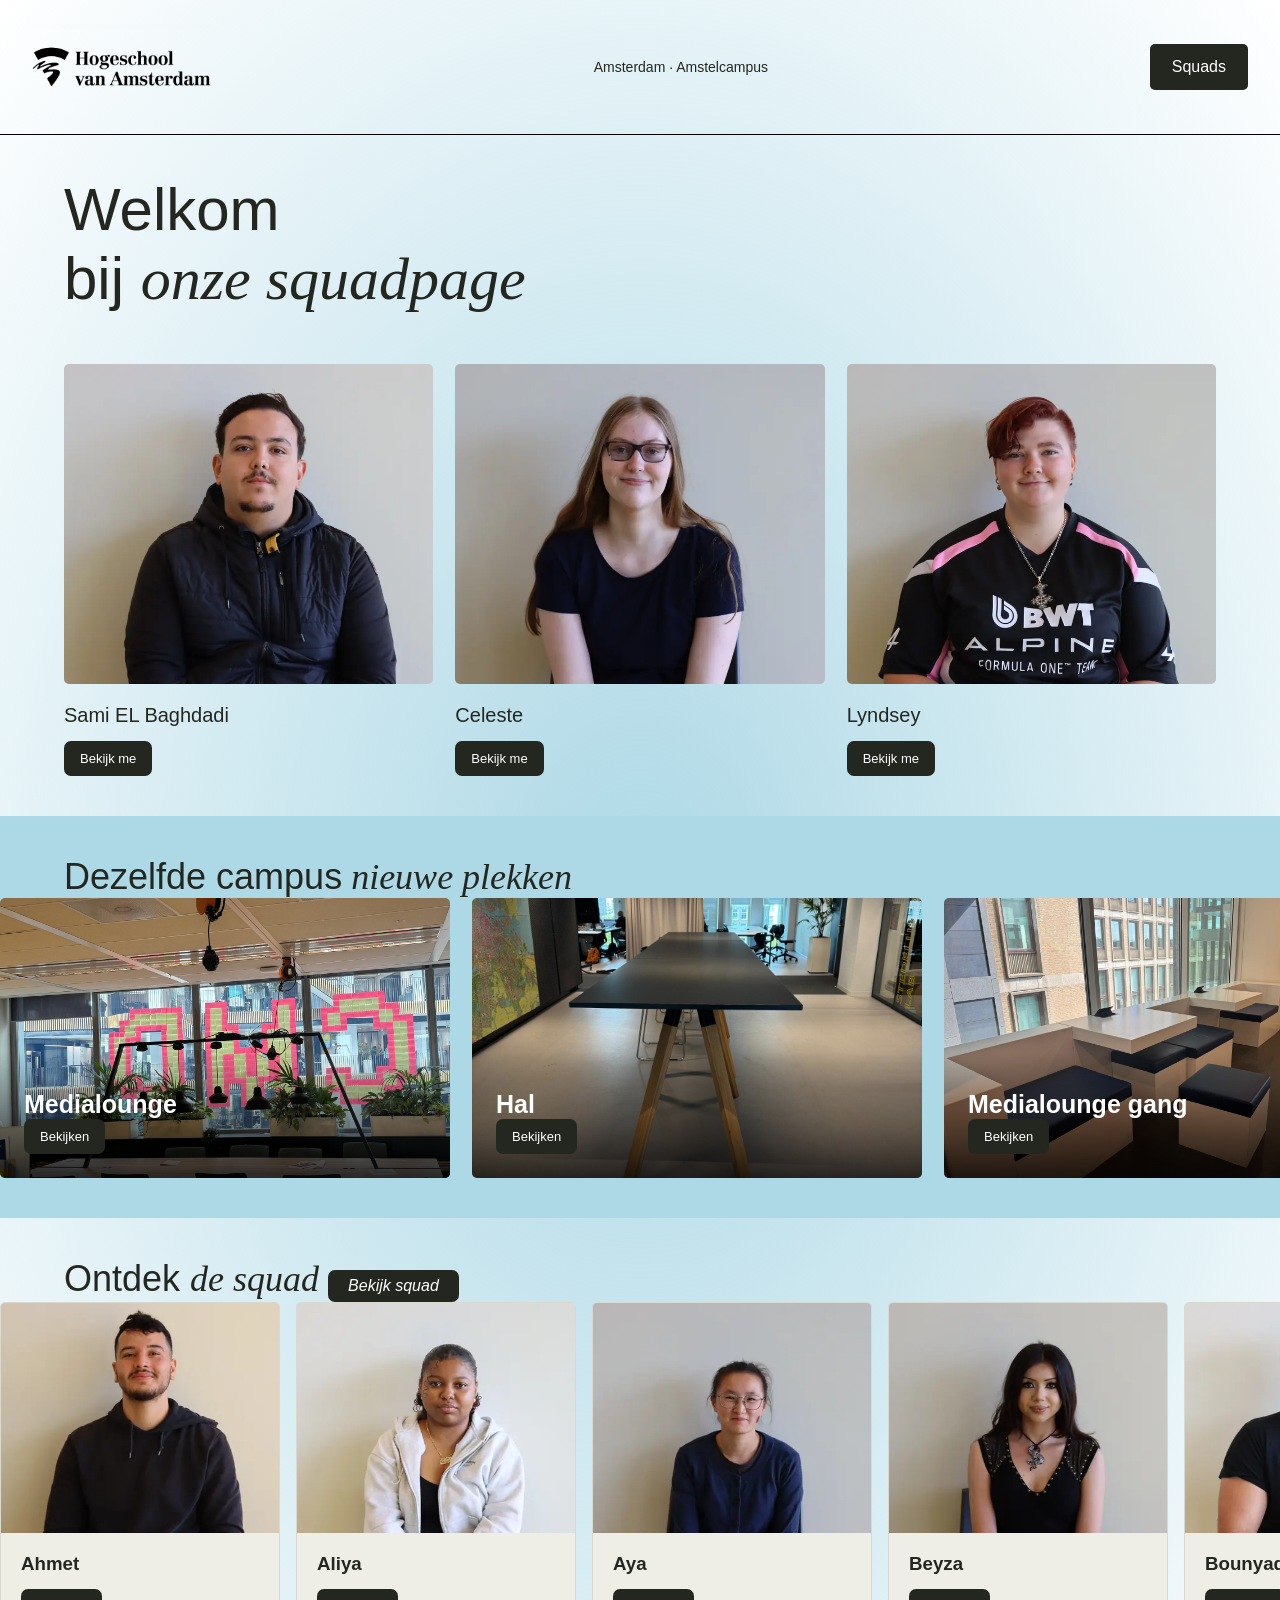
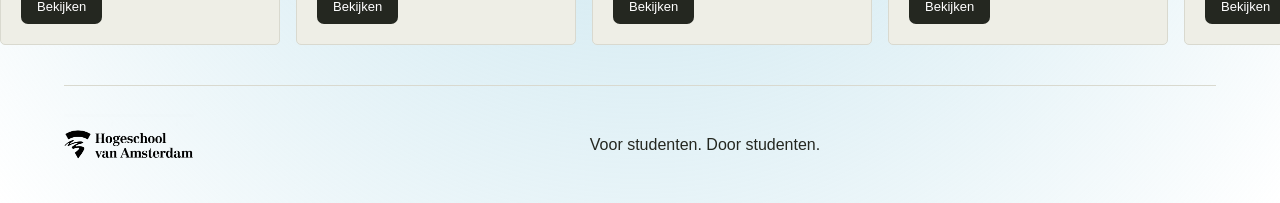
<file: Squadpage-van-Sami/index.html>
﻿<!DOCTYPE html>
<html lang="nl">
<head>
  <meta charset="UTF-8">
  <meta name="viewport" content="width=device-width, initial-scale=1.0">
  <title>Squads</title>
  <link rel="stylesheet" href="styles.css">
</head>
<body>
  <header>
    <nav class="navigatie">
      <a class="logo" href="index.html"><img src="logo/hva-logo.png" alt="Hogeschool van Amsterdam"></a>
      <a class="locatie" href="/campus.html">Amsterdam · Amstelcampus</a>
      <a class="knop" href="../celeste.html">Squads</a>
    </nav>
  </header>

  <main>
    <!-- Oprichters -->
    <section class="oprichters inhoud">
      <h1 id="titel">Welkom<br>bij <em>onze squadpage</em></h1>
      <div class="oprichters-raster">
        <article class="oprichter">
          <img src="../assets/index-photos/Sami.webp" alt="foto van Sami">
          <h2>Sami EL Baghdadi</h2>
          <a class="bekijk-knop" href="https://samielb.github.io/your-tribe-profile-card/">Bekijk me</a> 
        </article>
        <article class="oprichter">
          <img src="../assets/index-photos/Celeste.webp" alt="Voorbeeldfoto van Celeste">
          <h2>Celeste</h2>
          <a class="bekijk-knop" href="https://celeste0012.github.io/your-tribe-profile-card/">Bekijk me</a> 
        </article>
        <article class="oprichter">
          <img src="../assets/index-photos/Lyndsey.webp" alt="Voorbeeldfoto van lyndsey">
          <h2>Lyndsey</h2>
          <a class="bekijk-knop" href="https://lyndsey07.github.io/your-tribe-profile-card/">Bekijk me</a> 
        </article>
      </div>
    </section>

    <!-- De campussen kan je sleepen naar rechts. -->
    <section class="campussen" id="campussen">
      <h2 class="inhoud" id="campus-titel">Dezelfde campus<em> nieuwe plekken</em></h2>
      <div class="schuifvenster">
        <div class="schuifrij">
        <article class="campus-kaart">
          <img loading="lazy" src="../assets/Studeerplek 2 3B.jpg" alt="studeerplek 3B">
          <div class="campus-tekst">
            <span></span>
            <h3>Medialounge</h3>
            <a class="bekijk-knop" href="../campus.html">Bekijken</a> 
          </div>
        </article>
      <article class="campus-kaart">
          <img loading="lazy" src="../assets/Studeerplek 2E.jpg" alt="studeerplek 2E">
          <div class="campus-tekst">
            <span></span>
            <h3>Hal</h3>
            <a class="bekijk-knop" href="../campus.html">Bekijken</a> 
          </div>
        </article>
        <article class="campus-kaart">
          <img loading="lazy" src="../assets/Studeerplek 3B.jpg" alt="studeerplek 3b">
          <div class="campus-tekst">
            <span></span>
            <h3>Medialounge gang </h3>
            <a class="bekijk-knop" href="../campus.html">Bekijken</a> 
          </div>
        </article>
        <article class="campus-kaart">
          <img loading="lazy" src="../assets/cafe-ko.png" alt="studeerplek 3b">
          <div class="campus-tekst">
            <span></span>
            <h3>Cafe Ko</h3>
            <a class="bekijk-knop" href="../campus.html">Bekijken</a> 
          </div>
        </article>
          <article class="campus-kaart">
          <img loading="lazy" src="../assets/food-box.png" alt="studeerplek 3b">
          <div class="campus-tekst">
            <span></span>
            <h3>Food Box</h3>
            <a class="bekijk-knop" href="../campus.html">Bekijken</a> 
          </div>
        </article>
          <article class="campus-kaart">
          <img loading="lazy" src="../assets/foodhall.png" alt="studeerplek 3b">
          <div class="campus-tekst">
            <span></span>
            <h3>Foodhall</h3>
            <a class="bekijk-knop" href="../campus.html">Bekijken</a> 
          </div>
        </article>
        </div>
      </div>
    </section>
    <!-- De squads kan je sleepen naar rechts. -->

    <section class="studenten" id="studenten">
      <h2 class="inhoud" id="studenten-titel">Ontdek <em>de squad <a class="knop-text" href="../celeste.html">Bekijk squad</a></em></h2>
      <div class="schuifvenster" tabindex="0">
        <div class="schuifrij">
        <article class="student-kaart">
          <img loading="lazy" src="../assets/index-photos/Ahmet.webp" alt="Voorbeeldfoto van Ahmet">
          <div>
            <h3>Ahmet</h3>
            <a class="bekijk-knop" href="../celeste.html">Bekijken</a> 
          </div>
        </article>
        <article class="student-kaart">
          <img loading="lazy" src="../assets/index-photos/Aliya.webp" alt="Voorbeeldfoto van Aliya">
          <div>
            <h3>Aliya</h3>
            <a class="bekijk-knop" href="../celeste.html">Bekijken</a> 
          </div>
        </article>
        <article class="student-kaart">
          <img loading="lazy" src="../assets/index-photos/Aya.webp" alt="Voorbeeldfoto van Aya">
          <div>
            <h3>Aya</h3>
            <a class="bekijk-knop" href="../celeste.html">Bekijken</a>
          </div>
        </article>
        <article class="student-kaart">
          <img loading="lazy" src="../assets/index-photos/Beyza.webp" alt="Voorbeeldfoto van Beyza">
          <div>
            <h3>Beyza</h3>
            <a class="bekijk-knop" href="../celeste.html">Bekijken</a> 
          </div>
        </article>
          <article class="student-kaart">
            <img loading="lazy"
              src="../assets/index-photos/Bounyad.webp" alt="Voorbeeldfoto van Bounyad">
            <div>
              <h3>Bounyad</h3>
              <a class="bekijk-knop" href="../celeste.html">Bekijken</a> 
            </div>
          </article>
            <article class="student-kaart">
              <img loading="lazy"
                src="../assets/index-photos/Britt.webp"
                alt="Voorbeeldfoto van Britt">
              <div>
                <h3>Britt</h3>
                <a class="bekijk-knop" href="../celeste.html">Bekijken</a> 
              </div>
            </article>
             <article class="student-kaart">
              <img loading="lazy"
                src="../assets/index-photos/Chahed.webp"
                alt="Voorbeeldfoto van Chahed">
              <div>
                <h3>Chahed</h3>
                <a class="bekijk-knop" href="../celeste.html">Bekijken</a> 
              </div>
            </article>
             <article class="student-kaart">
              <img loading="lazy"
                src="../assets/index-photos/David.webp"
                alt="Voorbeeldfoto van David">
              <div>
                <h3>David</h3>
                <a class="bekijk-knop" href="../celeste.html">Bekijken</a> 
              </div>
            </article>
             <article class="student-kaart">
              <img loading="lazy"
                src="../assets/index-photos/Hajar.webp"
                alt="Voorbeeldfoto van Hajar">
              <div>
                <h3>Hajar</h3>
                <a class="bekijk-knop" href="../celeste.html">Bekijken</a> 
              </div>
            </article>
             <article class="student-kaart">
              <img loading="lazy"
                src="../assets/index-photos/Jarellsa.webp"
                alt="Voorbeeldfoto van Jarellsa">
              <div>
                <h3>Jarellsa</h3>
                <a class="bekijk-knop" href="../celeste.html">Bekijken</a> 
              </div>
            </article>
             <article class="student-kaart">
              <img loading="lazy"
                src="../assets/index-photos/Jesper.webp"
                alt="Voorbeeldfoto van Jesper">
              <div>
                <h3>Jesper</h3>
                <a class="bekijk-knop" href="../celeste.html">Bekijken</a> 
              </div>
            </article>
             <article class="student-kaart">
              <img loading="lazy"
                src="../assets/index-photos/Joost.webp"
                alt="Voorbeeldfoto van Joost">
              <div>
                <h3>Joost</h3>
                <a class="bekijk-knop" href="../celeste.html">Bekijken</a> 
              </div>
            </article>
             <article class="student-kaart">
              <img loading="lazy"
                src="../assets/index-photos/Lou.webp"
                alt="Voorbeeldfoto van Lou">
              <div>
                <h3>Lou</h3>
                <a class="bekijk-knop" href="../celeste.html">Bekijken</a> 
              </div>
            </article>
             <article class="student-kaart">
              <img loading="lazy"
                src="../assets/index-photos/Loïs.webp"
                alt="Voorbeeldfoto van Loïs">
              <div>
                <h3>Loïs</h3>
                <a class="bekijk-knop" href="../celeste.html">Bekijken</a> 
              </div>
            </article>
             <article class="student-kaart">
              <img loading="lazy"
                src="../assets/index-photos/Lyanne.webp"
                alt="Voorbeeldfoto van Lyanne">
              <div>
                <h3>Lyanne</h3>
                <a class="bekijk-knop" href="../celeste.html">Bekijken</a> 
              </div>
            </article>
             <article class="student-kaart">
              <img loading="lazy"
                src="../assets/index-photos/Melissa.webp"
                alt="Voorbeeldfoto van Melissa">
              <div>
                <h3>Melissa</h3>
                <a class="bekijk-knop" href="../celeste.html">Bekijken</a> 
              </div>
            </article>
             <article class="student-kaart">
              <img loading="lazy"
                src="../assets/index-photos/Mika.webp"
                alt="Voorbeeldfoto van Mika">
              <div>
                <h3>Mika</h3>
                <a class="bekijk-knop" href="../celeste.html">Bekijken</a> 
              </div>
            </article>
             <article class="student-kaart">
              <img loading="lazy"
                src="../assets/index-photos/Miriale.webp"
                alt="Voorbeeldfoto van Miriale">
              <div>
                <h3>Miriale</h3>
                <a class="bekijk-knop" href="../celeste.html">Bekijken</a> 
              </div>
            </article>
             <article class="student-kaart">
              <img loading="lazy"
                src="../assets/index-photos/Noey.webp"
                alt="Voorbeeldfoto van Noey">
              <div>
                <h3>Noey</h3>
                <a class="bekijk-knop" href="../celeste.html">Bekijken</a> 
              </div>
            </article>
             <article class="student-kaart">
              <img loading="lazy"
                src="../assets/index-photos/Queeny.webp"
                alt="Voorbeeldfoto van Queeny">
              <div>
                <h3>Queeny</h3>
                <a class="bekijk-knop" href="../celeste.html">Bekijken</a> 
              </div>
            </article>
             <article class="student-kaart">
              <img loading="lazy"
                src="../assets/index-photos/Rabia.webp"
                alt="Voorbeeldfoto van Rabia">
              <div>
                <h3>Rabia</h3>
                <a class="bekijk-knop" href="../celeste.html">Bekijken</a> 
              </div>
            </article>
             <article class="student-kaart">
              <img loading="lazy"
                src="../assets/index-photos/Rayhana.webp"
                alt="Voorbeeldfoto van Rayhana">
              <div>
                <h3>Rayhana</h3>
                <a class="bekijk-knop" href="../celeste.html">Bekijken</a> 
              </div>
            </article>
              <article class="student-kaart">
              <img loading="lazy"
                src="../assets/index-photos/Rick.webp"
                alt="Voorbeeldfoto van Rick">
              <div>
                <h3>Rick</h3>
                <a class="bekijk-knop" href="../celeste.html">Bekijken</a> 
              </div>
            </article>
              <article class="student-kaart">
              <img loading="lazy"
                src="../assets/index-photos/Rosa.webp"
                alt="Voorbeeldfoto van Rosa">
              <div>
                <h3>Rosa</h3>
                <a class="bekijk-knop" href="../celeste.html">Bekijken</a> 
              </div>
            </article>
              <article class="student-kaart">
              <img loading="lazy"
                src="../assets/index-photos/Rowynn.webp"
                alt="Voorbeeldfoto van Rowynn">
              <div>
                <h3>Rowynn</h3>
                <a class="bekijk-knop" href="../celeste.html">Bekijken</a> 
              </div>
            </article>
              <article class="student-kaart">
              <img loading="lazy"
                src="../assets/index-photos/Sam.webp"
                alt="Voorbeeldfoto van Sam">
              <div>
                <h3>Sam</h3>
                <a class="bekijk-knop" href="../celeste.html">Bekijken</a> 
              </div>
            </article>
              <article class="student-kaart">
              <img loading="lazy"
                src="../assets/index-photos/Savannah.webp"
                alt="Voorbeeldfoto van Savannah">
              <div>
                <h3>Savannah</h3>
                <a class="bekijk-knop" href="../celeste.html">Bekijken</a> 
              </div>
            </article>
              <article class="student-kaart">
              <img loading="lazy"
                src="../assets/index-photos/Sophie.webp"
                alt="Voorbeeldfoto van Sophie">
              <div>
                <h3>Sophie</h3>
                <a class="bekijk-knop" href="../celeste.html">Bekijken</a> 
              </div>
            </article>
              <article class="student-kaart">
              <img loading="lazy"
                src="../assets/index-photos/Sun.webp"
                alt="Voorbeeldfoto van Sun">
              <div>
                <h3>Sun</h3>
                <a class="bekijk-knop" href="../celeste.html">Bekijken</a> 
              </div>
            </article>
              <article class="student-kaart">
              <img loading="lazy"
                src="../assets/index-photos/Thijs.webp"
                alt="Voorbeeldfoto van Thijs">
              <div>
                <h3>Thijs</h3>
                <a class="bekijk-knop" href="../celeste.html">Bekijken</a> 
              </div>
            </article>
              <article class="student-kaart">
              <img loading="lazy"
                src="../assets/index-photos/Wesley.webp"
                alt="Voorbeeldfoto van Wesley">
              <div>
                <h3>Wesley</h3>
                <a class="bekijk-knop" href="../celeste.html">Bekijken</a> 
              </div>
            </article>
              <article class="student-kaart">
              <img loading="lazy"
                src="../assets/index-photos/Yigal.webp"
                alt="Voorbeeldfoto van Yigal">
              <div>
                <h3>Yigal</h3>
                <a class="bekijk-knop" href="../celeste.html">Bekijken</a> 
              </div>
            </article>
              <article class="student-kaart">
              <img loading="lazy"
                src="../assets/index-photos/Younes.webp"
                alt="Voorbeeldfoto van Younes">
              <div>
                <h3>Younes</h3>
                <a class="bekijk-knop" href="../celeste.html">Bekijken</a> 
              </div>
            </article>
        

        </div>
      </div>
    </section>
  </main>

  <footer class="inhoud">
    <img src="logo/hva-logo.png" alt="">
    <p>Voor studenten. Door studenten.</p>
       <script src="slider.js"></script>
  </footer>
</body>
</html>
</file>
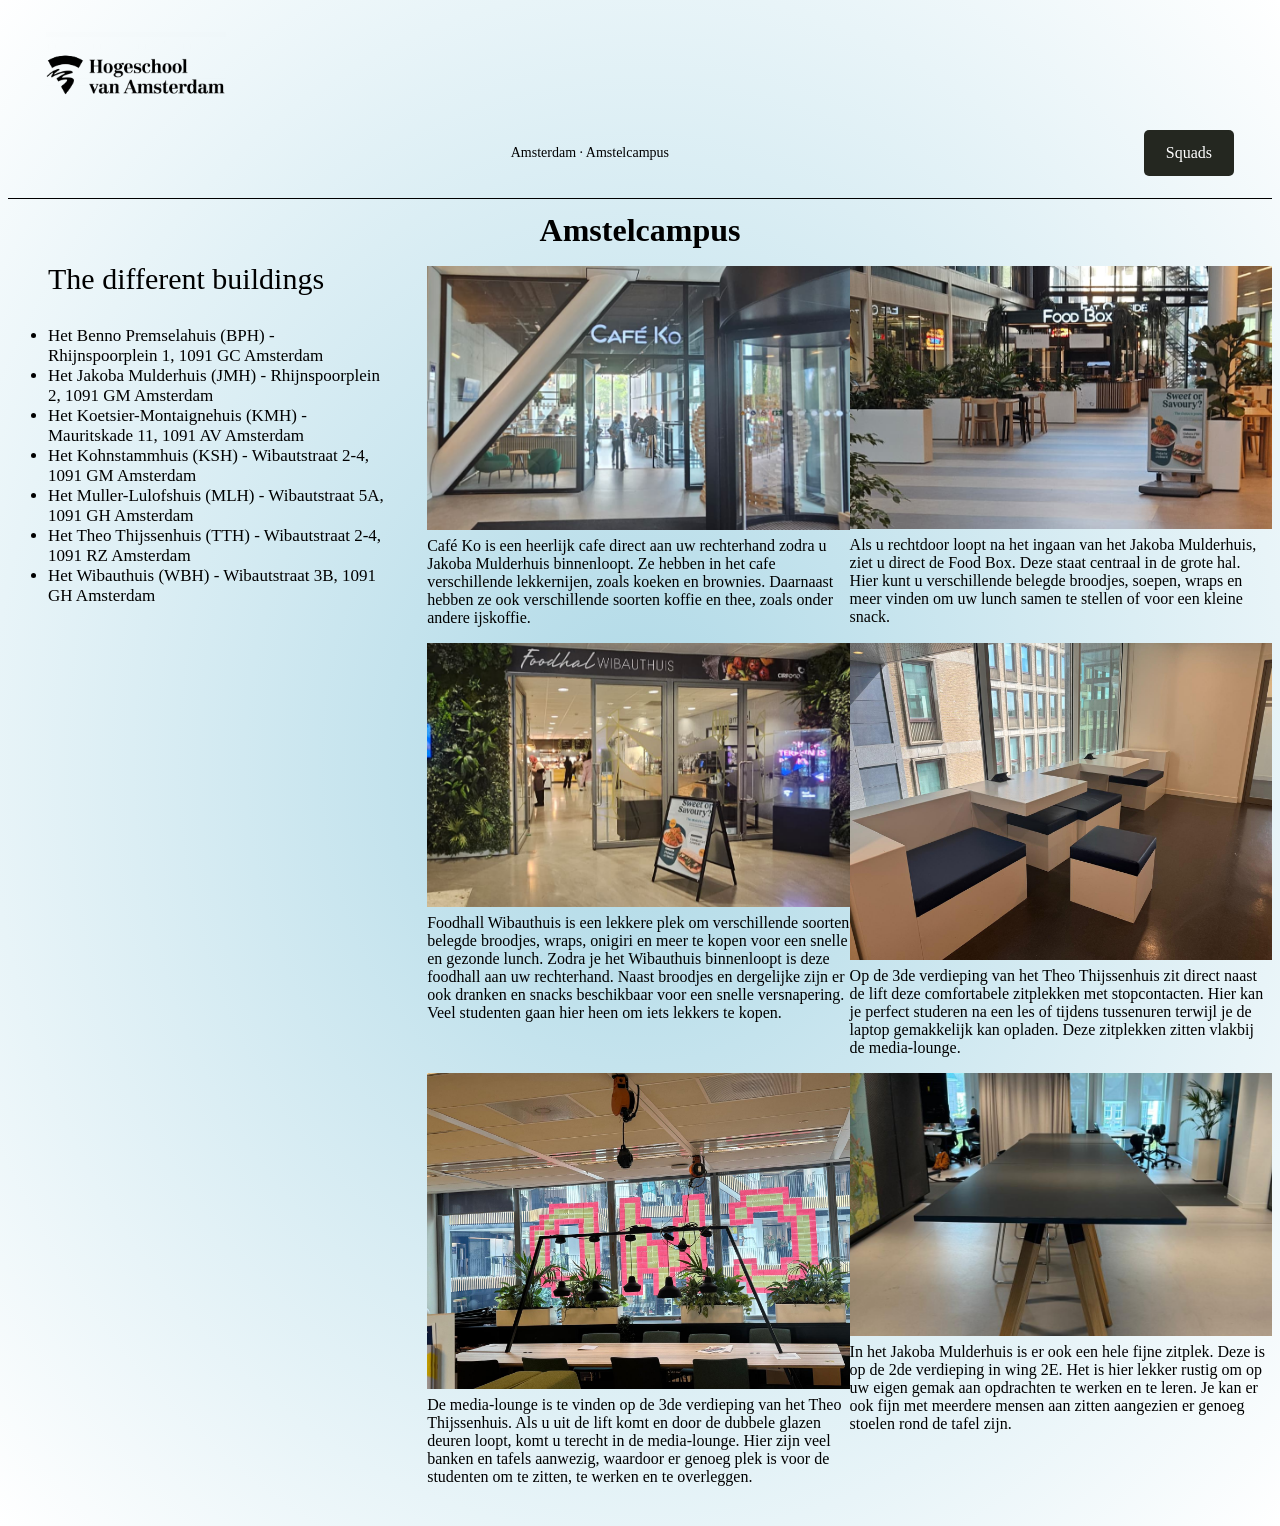
<file: campus.html>
<!DOCTYPE html>
<html lang="en">
<head>
    <meta charset="UTF-8">
    <meta name="viewport" content="width=device-width, initial-scale=1.0">
    <title>Amstelcampus</title>
    <link rel="stylesheet" href="/styles/lyndsey.css">
</head>
<body>
     <header>
    <nav class="navigatie">
      <a class="logo" href="/Squadpage-van-Sami/index.html"><img src="/Squadpage-van-Sami/logo/hva-logo.png" alt="Hogeschool van Amsterdam"></a>
      <a href=""></a>
      <a class="locatie" href="/campus.html">Amsterdam · Amstelcampus</a>
      <a class="knop" href="/celeste.html">Squads</a>
    </nav>
  </header>
    <main>
        <h1>Amstelcampus</h1>

        <ul class="locations">
            <p>The different buildings</p>
            <li>Het Benno Premselahuis (BPH) - Rhijnspoorplein 1, 1091 GC Amsterdam</li>
            <li>Het Jakoba Mulderhuis (JMH) - Rhijnspoorplein 2, 1091 GM Amsterdam</li>
            <li>Het Koetsier-Montaignehuis (KMH) - Mauritskade 11, 1091 AV Amsterdam</li>
            <li>Het Kohnstammhuis (KSH) - Wibautstraat 2-4, 1091 GM Amsterdam</li>
            <li>Het Muller-Lulofshuis (MLH) - Wibautstraat 5A, 1091 GH Amsterdam</li>
            <li>Het Theo Thijssenhuis (TTH) - Wibautstraat 2-4, 1091 RZ Amsterdam</li>
            <li>Het Wibauthuis (WBH) - Wibautstraat 3B, 1091 GH Amsterdam</li>
        </ul>

        <ul class="photos">
            <li><img src="assets/cafe-ko.png">
            <p>Café Ko is een heerlijk cafe direct aan uw rechterhand zodra u Jakoba Mulderhuis binnenloopt. Ze hebben in het cafe
               verschillende lekkernijen, zoals koeken en brownies. Daarnaast hebben ze ook verschillende soorten koffie en thee,
               zoals onder andere ijskoffie.</p></li>
        
            <li><img src="assets/food-box.png">
            <p>Als u rechtdoor loopt na het ingaan van het Jakoba Mulderhuis, ziet u direct de Food Box. Deze staat centraal in de grote
               hal. Hier kunt u verschillende belegde broodjes, soepen, wraps en meer vinden om uw lunch samen te stellen of voor
               een kleine snack.</p></li>
        
            <li><img src="assets/foodhall.png">
            <p>Foodhall Wibauthuis is een lekkere plek om verschillende soorten belegde broodjes, wraps, onigiri en meer te kopen voor een
               snelle en gezonde lunch. Zodra je het Wibauthuis binnenloopt is deze foodhall aan uw rechterhand. Naast broodjes en dergelijke
               zijn er ook dranken en snacks beschikbaar voor een snelle versnapering. Veel studenten gaan hier heen om iets lekkers te
               kopen.</p></li>

            <li><img src="assets/zitruimte.png">
            <p>Op de 3de verdieping van het Theo Thijssenhuis zit direct naast de lift deze comfortabele zitplekken met stopcontacten. Hier
               kan je perfect studeren na een les of tijdens tussenuren terwijl je de laptop gemakkelijk kan opladen. Deze zitplekken zitten
               vlakbij de media-lounge.</p></li>
        
            <li><img src="assets/media-lounge.png">
            <p>De media-lounge is te vinden op de 3de verdieping van het Theo Thijssenhuis. Als u uit de lift komt en door de dubbele glazen
               deuren loopt, komt u terecht in de media-lounge. Hier zijn veel banken en tafels aanwezig, waardoor er genoeg plek is voor de
               studenten om te zitten, te werken en te overleggen.</p></li>
        
            <li><img src="assets/jacoba-zitplaats.png">
            <p>In het Jakoba Mulderhuis is er ook een hele fijne zitplek. Deze is op de 2de verdieping in wing 2E. Het is hier lekker rustig
               om op uw eigen gemak aan opdrachten te werken en te leren. Je kan er ook fijn met meerdere mensen aan zitten aangezien er genoeg
               stoelen rond de tafel zijn.</p></li>
        </ul>
    </main>
</body>
</html>
</file>
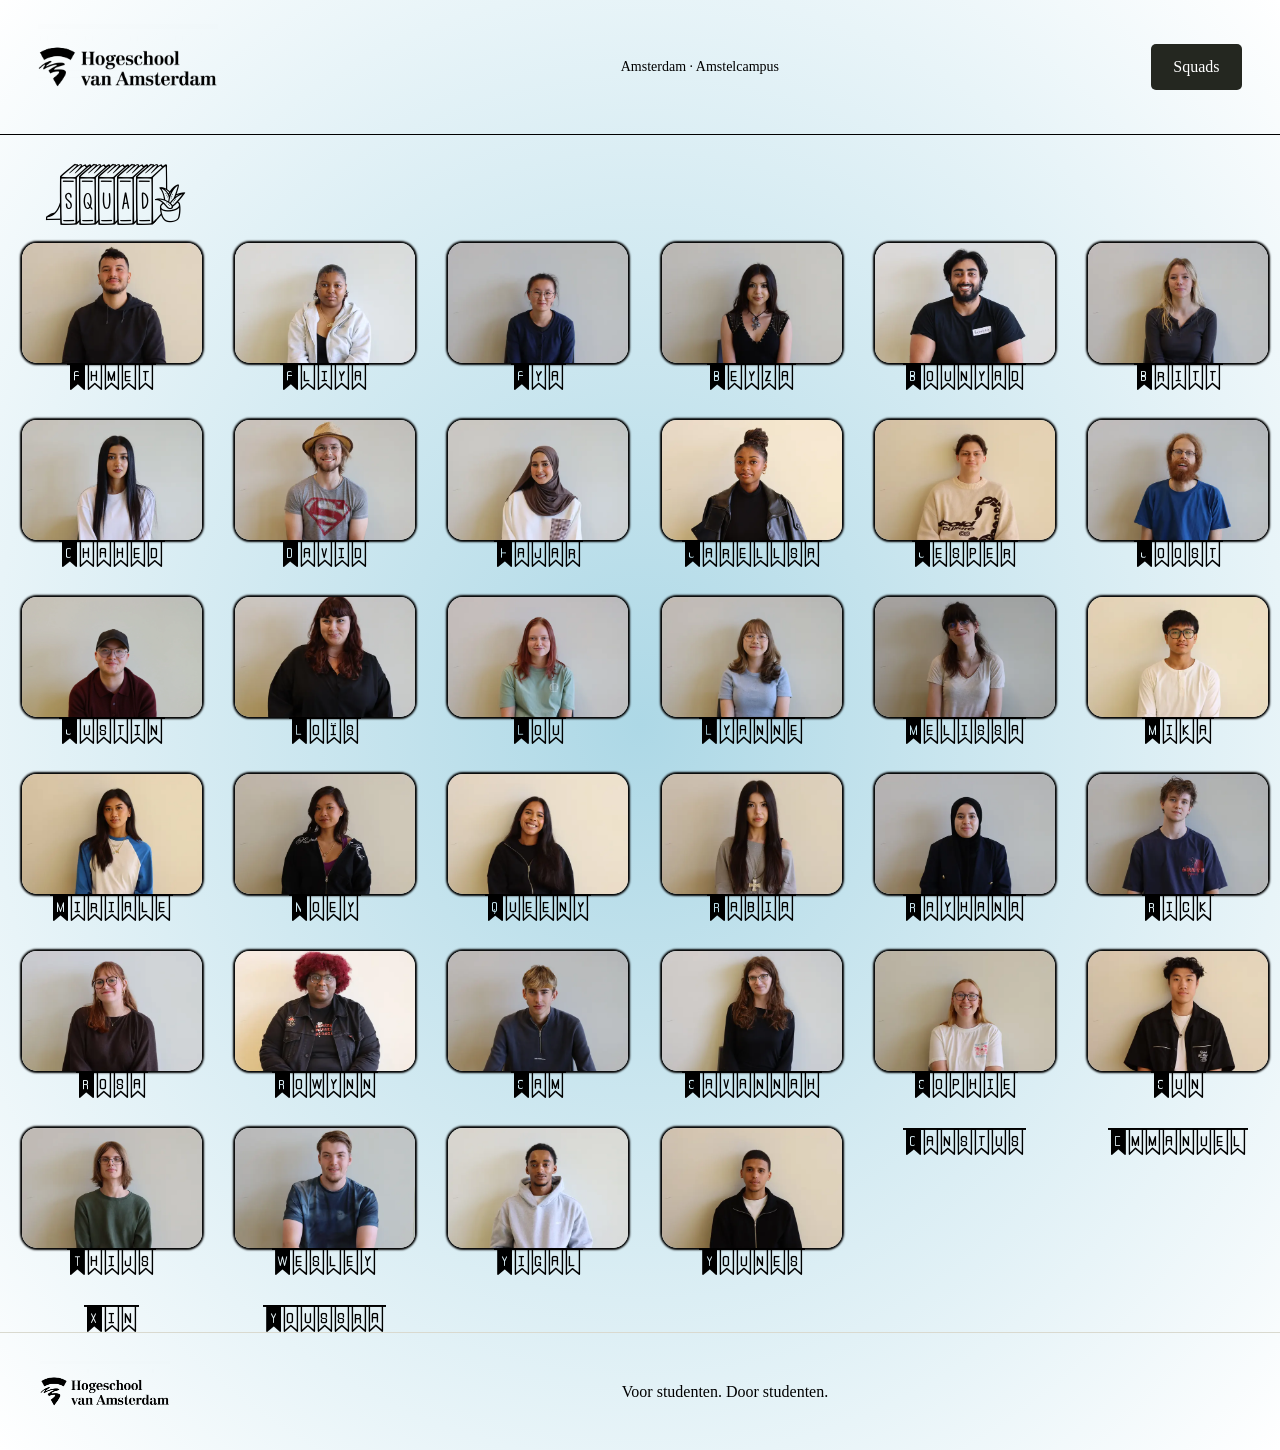
<file: celeste.html>
<!DOCTYPE html>
<html lang="en">
<head>
    <meta charset="UTF-8">
    <meta name="viewport" content="width=device-width, initial-scale=1.0">
    <title>Squad page</title>
    <link rel="stylesheet" href="styles/celeste.css">
</head>
<body>
 <header>
    <nav class="navigatie">
      <a class="logo" href="/Squadpage-van-Sami/index.html"><img src="Squadpage-van-Sami/logo/hva-logo.png" alt="Hogeschool_van_Amsterdam"></a>
      <a href=""></a>
      <a class="locatie" href="/campus.html">Amsterdam · Amstelcampus</a>
      <a class="knop" href="/celeste.html">Squads</a>
    </nav>
  </header>
<main>
<article>
<h1>(Squad]</h1>
<ul class="squad">
<li><a href="https://temhasene.github.io/your-tribe-profile-card/"><img src="assets/index-photos/Ahmet.webp" alt=""></a>Ahmet</li>
<li><a href="https://aliyaharding.github.io/your-tribe-profile-card/"><img src="assets/index-photos/Aliya.webp" alt=""></a>Aliya</li>
<li><a href="https://ayalefevere.github.io/your-tribe-profile-card/"><img src="assets/index-photos/Aya.webp" alt=""></a>Aya</li>
<li><a href="https://beyzaarkan.github.io/your-tribe-profile-card/"><img src="assets/index-photos/Beyza.webp" alt=""></a>Beyza</li>
<li><a href="https://crazeygruy.github.io/your-tribe-profile-card/"><img src="assets/index-photos/Bounyad.webp" alt=""></a>Bounyad</li>
<li><a href="https://brittvegt.github.io/your-tribe-profile-card/"><img src="assets/index-photos/Britt.webp" alt=""></a>Britt</li>
<li><a href="https://chahedddd.github.io/your-tribe-profile-card/"><img src="assets/index-photos/Chahed.webp" alt=""></a>Chahed</li>
<li><a href="https://davidoo379.github.io/your-tribe-profile-card/"><img src="assets/index-photos/David.webp" alt=""></a>David</li>
<li><a href="https://h-mti.github.io/your-tribe-profile-card/"><img src="assets/index-photos/Hajar.webp" alt=""></a>Hajar</li>
<li><a href="https://js5603.github.io/your-tribe-profile-card/"><img src="assets/index-photos/Jarellsa.webp" alt=""></a>Jarellsa</li>
<li><img src="assets/index-photos/Jesper.webp" alt="">Jesper</li>
<li><a href="https://s2108887.github.io/your-tribe-profile-card/"><img src="assets/index-photos/Joost.webp" alt=""></a>Joost</li>
<li><a href="https://justinverbon1234.github.io/your-tribe-profile-card/"><img src="assets/index-photos/Justin.webp" alt=""></a>Justin</li>
<li><a href="https://loisaantjes.github.io/your-tribe-profile-card/"><img src="assets/index-photos/Loïs.webp" alt=""></a>LoÏs</li>
<li><a href="https://louavb.github.io/your-tribe-profile-card/"><img src="assets/index-photos/Lou.webp" alt=""></a>Lou</li>
<li><a href="https://lyannebos.github.io/your-tribe-profile-card/"><img src="assets/index-photos/Lyanne.webp" alt=""></a>Lyanne</li>
<li><a href="https://melis5016.github.io/your-tribe-profile-card/"><img src="assets/index-photos/Melissa.webp" alt=""></a>Melissa</li>
<li><a href="https://mikahartono007.github.io/your-tribe-profile-card/"><img src="assets/index-photos/Mika.webp" alt=""></a>Mika</li>
<li><a href="https://m1riale.github.io/your-tribe-profile-card/"><img src="assets/index-photos/Miriale.webp" alt=""></a>Miriale</li>
<li><a href="https://noeyoo26.github.io/your-tribe-profile-card/"><img src="assets/index-photos/Noey.webp" alt=""></a>Noey</li>
<li><a href="https://queeny2003.github.io/your-tribe-profile-card/"><img src="assets/index-photos/Queeny.webp" alt=""></a>Queeny</li>
<li><a href="https://rabiaarkan.github.io/your-tribe-profile-card/"><img src="assets/index-photos/Rabia.webp" alt=""></a>Rabia</li>
<li><a href="https://rayhana7.github.io/your-tribe-profile-card/"><img src="assets/index-photos/Rayhana.webp" alt=""></a>Rayhana</li>
<li><a href="https://rickd377.github.io/your-tribe-profile-card/"><img src="assets/index-photos/Rick.webp" alt=""></a>Rick</li>
<li><a href="https://rosavandenbos.github.io/your-tribe-profile-card/"><img src="assets/index-photos/Rosa.webp" alt=""></a>Rosa</li>
<li><a href="https://rowynn-eu.github.io/fdnd-profile-card/"><img src="assets/index-photos/Rowynn.webp" alt=""></a>Rowynn</li>
<li><a href="https://sambalsamss.github.io/your-tribe-profile-card/"><img src="assets/index-photos/Sam.webp" alt=""></a>Sam</li>
<li><a href="https://savannahvdheld.github.io/your-tribe-profile-card/"><img src="assets/index-photos/Savannah.webp" alt=""></a>Savannah</li>
<li><a href="https://sophieediepenmaat.github.io/your-tribe-profile-card/"><img src="assets/index-photos/Sophie.webp" alt=""></a>Sophie</li>
<li><a href="https://stldevelopment.github.io/your-tribe-profile-card/"><img src="assets/index-photos/Sun.webp" alt=""></a>Sun</li>
<li><a href="https://thijs-fdnd.github.io/your-tribe-profile-card/"><img src="assets/index-photos/Thijs.webp" alt=""></a>Thijs</li>
<li><a href="https://toonicwesley.github.io/your-tribe-profile-card/"><img src="assets/index-photos/Wesley.webp" alt=""></a>Wesley</li>
<li><img src="assets/index-photos/Yigal.webp" alt="">Yigal</li>
<li><img src="assets/index-photos/Younes.webp" alt="">Younes</li>
<li><a href="https://calistusgit.github.io/your-tribe-profile-card/">Canstus</a></li>
<li><a href="https://emmatje.github.io/your-tribe-profile-card/">Emmanuel</a></li>
<li>Xin</li>
<li><a href="https://y0usss.github.io/your-tribe-profile-card/">Youssra</a></li>
</ul>
</article>
</main>
    
<footer class="inhoud">
    <img src="Squadpage-van-Sami/logo/hva-logo.png" alt="">
    <p>Voor studenten. Door studenten.</p>
  </footer>

</body>
</html>
</file>
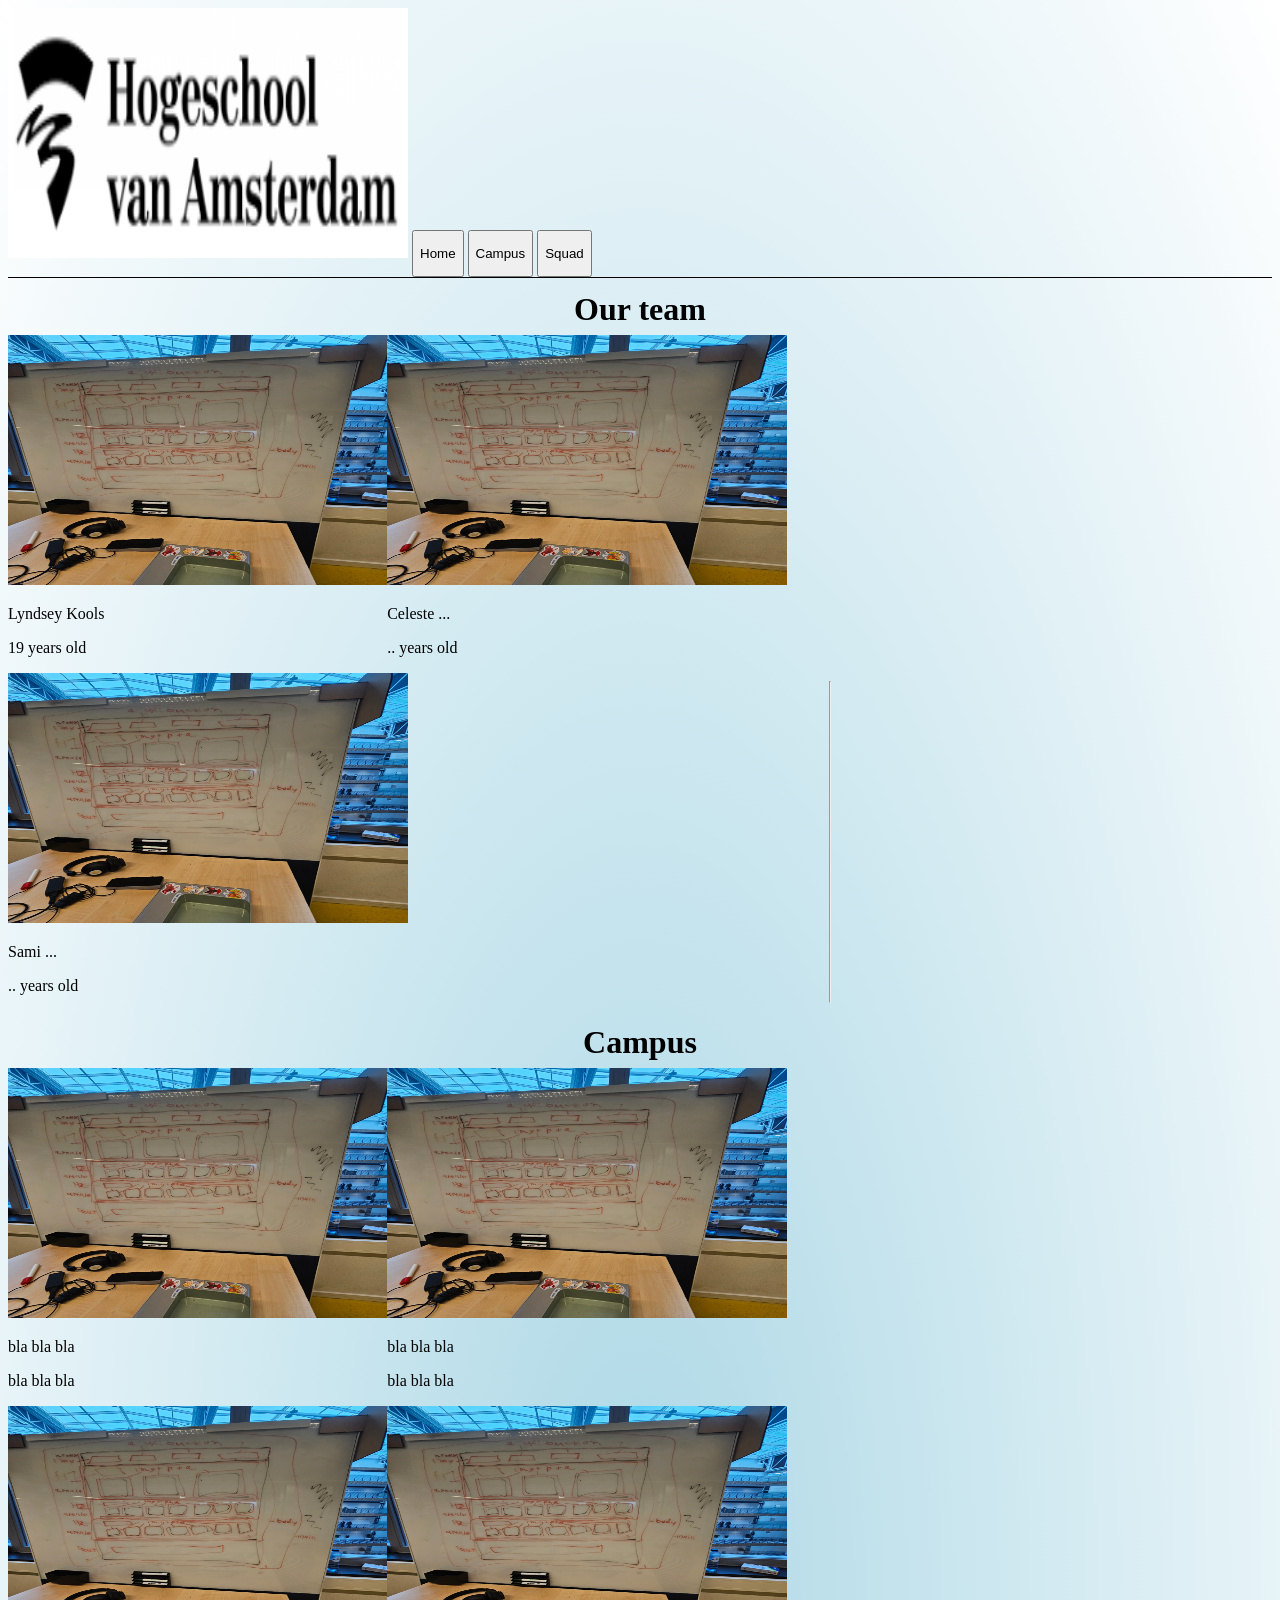
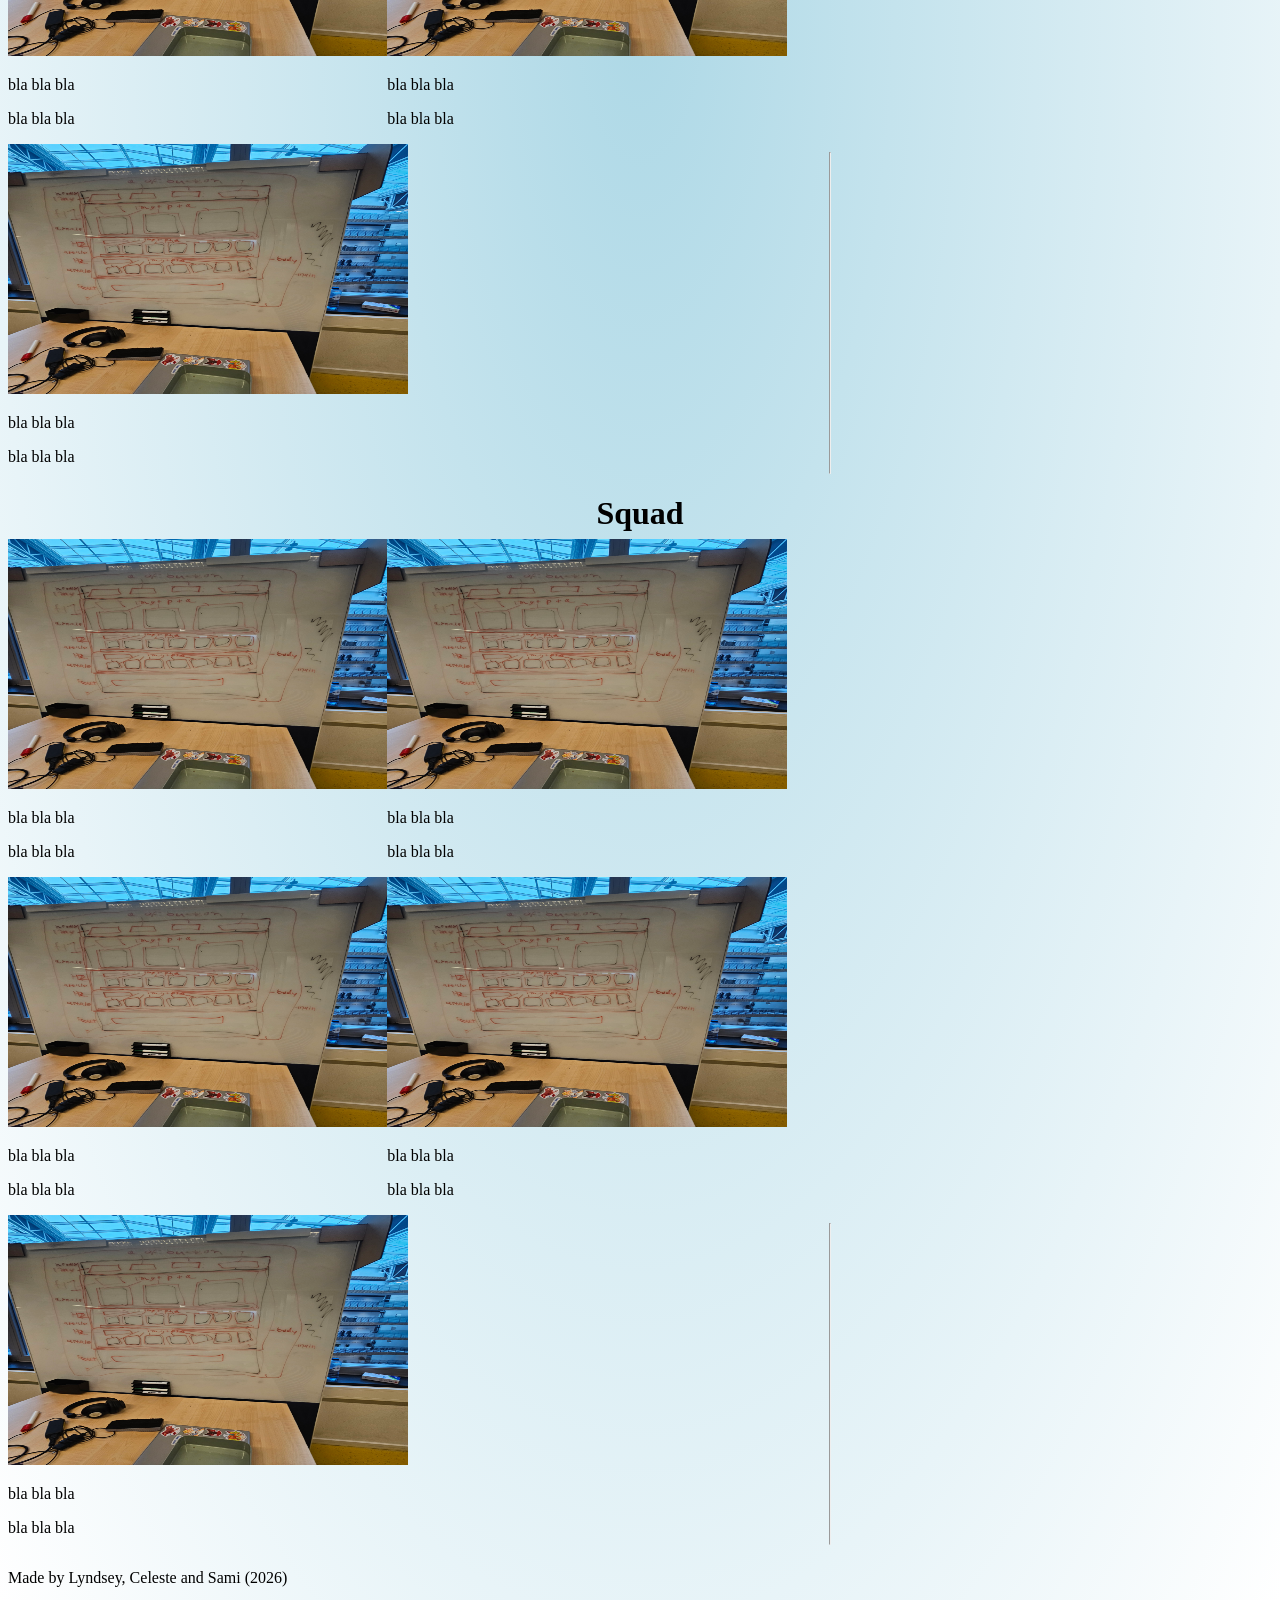
<file: lyndsey.html>
<!DOCTYPE html>
<html lang="en">
<head>
    <link rel="stylesheet" href="styles/lyndsey.css">
    <meta charset="UTF-8">
    <meta name="viewport" content="width=device-width, initial-scale=1.0">
    <title>The squad page</title>
</head>
<body>
    <header>
        <img src="assets/HvA_Logo.png" alt="" width="230" height="60">
        <button><p>Home</p></button>
        <button><p>Campus</p></button>
        <button><p>Squad</p></button>
    </header>
    <main>
        <h1>Our team</h1>
        <article>
            <img src="assets/Breakdown schets.jpg" alt="" width="200" height="200">
            <p>Lyndsey Kools</p>
            <p>19 years old</p>
        </article>
        <article>
            <img src="assets/Breakdown schets.jpg" alt="" width="200" height="200">
            <p>Celeste ...</p>
            <p>.. years old</p>
        </article>
        <article>
            <img src="assets/Breakdown schets.jpg" alt="" width="200" height="200">
            <p>Sami ...</p>
            <p>.. years old</p>
        </article>
        <hr>

        <h1>Campus</h1>
        <article>
            <img src="assets/Breakdown schets.jpg" alt="" width="200" height="200">
            <p>bla bla bla</p>
            <p>bla bla bla</p>
        </article>
        <article>
            <img src="assets/Breakdown schets.jpg" alt="" width="200" height="200">
            <p>bla bla bla</p>
            <p>bla bla bla</p>
        </article>
        <article>
            <img src="assets/Breakdown schets.jpg" alt="" width="200" height="200">
            <p>bla bla bla</p>
            <p>bla bla bla</p>
        </article>
        <article>
            <img src="assets/Breakdown schets.jpg" alt="" width="200" height="200">
            <p>bla bla bla</p>
            <p>bla bla bla</p>
        </article>
        <article>
            <img src="assets/Breakdown schets.jpg" alt="" width="200" height="200">
            <p>bla bla bla</p>
            <p>bla bla bla</p>
        </article>
        <hr>

        <h1>Squad</h1>
        <article>
            <img src="assets/Breakdown schets.jpg" alt="" width="200" height="200">
            <p>bla bla bla</p>
            <p>bla bla bla</p>
        </article>
        <article>
            <img src="assets/Breakdown schets.jpg" alt="" width="200" height="200">
            <p>bla bla bla</p>
            <p>bla bla bla</p>
        </article>
        <article>
            <img src="assets/Breakdown schets.jpg" alt="" width="200" height="200">
            <p>bla bla bla</p>
            <p>bla bla bla</p>
        </article>
        <article>
            <img src="assets/Breakdown schets.jpg" alt="" width="200" height="200">
            <p>bla bla bla</p>
            <p>bla bla bla</p>
        </article>
        <article>
            <img src="assets/Breakdown schets.jpg" alt="" width="200" height="200">
            <p>bla bla bla</p>
            <p>bla bla bla</p>
        </article>
        <hr>
    </main>
    <footer>
        <p>Made by Lyndsey, Celeste and Sami (2026)</p>
    </footer>
</body>
</html>
</file>
<file: Squadpage-van-Sami/styles.css>
﻿* { box-sizing: border-box;  }
body {
  margin: 0; 
  background: radial-gradient(lightblue, transparent); 
  color: #242720; 
  font-family: Arial, sans-serif; 
  overflow-x:hidden;
}

a { color: inherit;  text-decoration: none;  }
a:hover { text-decoration: underline;  }
a:focus-visible, .schuifvenster:focus-visible { outline: 3px solid #8657cd;  outline-offset: 4px;  }
h1, h2, h3, p { margin-top: 0;  }
h1 { font-size: 60px;  font-weight: 500;  }
h2 { font-size: 36px;  font-weight: 500;  }
em { font-family: Georgia, serif;  }
.inhoud { width: 90%;  max-width: 1280px;  margin: 0 auto;  }

/* dit is de Grid die de logo, locatie en Squads in vier kolommen. */
header { border-bottom: 1.5px solid #000000;  }
.navigatie {
  display: grid; grid-template-columns: auto 1fr auto; 
  align-items: center; 
  width: 95%; 
  margin: auto; 
  padding: 22px 0; 
}
.logo img { display: block;  width: 180px;  height: auto;  }
.locatie { justify-self: center; font-size: 14px; }
.knop {
  background: #242720; 
  color: white; 
  padding: 14px 22px; 
  border-radius: 5px; 
}
.knop-text {
  display: inline-block;
  font-family: Arial, sans-serif;
  font-size: 16px;
  background: #242720; 
  color: white; 
  border-radius: 7px;
  padding: 7px 20px;  
  margin: 0 auto;
}

/* op laptop 3 colomns en op telefoon 1 */
.oprichters { padding: 40px 0;  }
.oprichters-raster { display: grid;  grid-template-columns: 1fr 1fr 1fr;  gap: 22px;  }
/* Elke oprichter heeft een eigen kolom. */
.oprichter:nth-child(1) { grid-column-start: 1; grid-column-end: 2; grid-row-start: 1; }
.oprichter:nth-child(2) { grid-column-start: 2; grid-column-end: 3; grid-row-start: 1; }
.oprichter:nth-child(3) { grid-column-start: 3; grid-column-end: 4; grid-row-start: 1; }
.oprichter img {
  width: 100%; 
  height: 320px; 
  object-fit: cover; 
  border-radius: 5px; 
}
.oprichter h2 { font-size: 20px;  margin: 16px 0 14px;  }

/* Sliders */
.schuifrij article { flex-shrink: 0;  overflow: hidden;  border-radius: 5px;  }
.campussen, .studenten { padding: 40px 0;  }
.campussen { background:lightblue  }
.schuifrij { display: flex;  gap: 22px;  width: max-content;  }
.schuifrij article { flex-shrink: 0;  border-radius: 5px;  }

.campus-kaart {
  position: relative; 
  width: 450px; 
  height: 280px; 
  background: #6b7567; 
}
.campus-kaart img { width: 100%;  height: 100%;  object-fit: cover;  }

.campus-tekst {
  position: absolute; 
  bottom: 0; 
  left: 0; 
  right: 0; 
  padding: 30px 24px 24px; 
  background: linear-gradient(transparent, rgba(0, 0, 0, 0.8)); 
  color: white; 
}
.campus-tekst span { font-size: 11px;  }
.campus-tekst h3 { font-size: 25px;  margin: 8px 0 0;  }
.studenten .schuifrij { gap: 16px; width: 100dvw; }
.student-kaart { width: 280px;  background: #eeeee6;  border: 1px solid #d9d9cf;  }
.student-kaart img {

  display: block; 
  width: 100%; 
  height: 230px; 
  object-fit: cover; 
}
.student-kaart > div { padding: 20px;  }
.student-kaart h3 { margin-bottom: 14px;  }
/* de styling van de Bekijk-knoppen */
.bekijk-knop {
  display: inline-block; 
  text-decoration: none; 
  padding: 10px 16px; 
  border: 0; 
  border-radius: 7px; 
  background: #242720; 
  color: white; 
  font: inherit; 
  font-size: 13px; 
  cursor: pointer; 
}
/* code zodat de foto's met behulp van javascrip mooi doorstromen */
.schuifrij.doorlopend { animation: doorlopen var(--duur) linear infinite;  }

@keyframes doorlopen {
  from {
    transform: translateX(0);
  }

  to {
    transform: translateX(var(--afstand));
  }
}

.bekijk-knop:hover { background: #44483c;  }
.bekijk-knop:focus-visible { outline: 3px solid #8657cd;  outline-offset: 4px;  }
footer img { width: 130px; height: auto; display: block; }
/* De footer heeft drie kolommen: logo en tekst */
footer {
  display: grid;
  grid-template-columns: auto 1fr auto;
  align-items: center;
  gap: 20px;
  padding: 26px 0;
  border-top: 1px solid #d9d9cf;
}
footer p { margin: 0; text-align: center; }

.navigatie > a { grid-row-start: 1; }
.navigatie .logo { grid-column-start: 1; grid-column-end: 2; }
.navigatie > a:nth-child(2) { grid-column-start: 2; grid-column-end: 3; }
.navigatie .locatie { grid-column-start: 3; grid-column-end: 4; }
.navigatie .knop { grid-column-start: 4; grid-column-end: 5; }

footer > img { grid-column-start: 1; grid-column-end: 2;}
footer > p { grid-column-start: 2; grid-column-end: 3;}
footer > a { grid-column-start: 3; grid-column-end: 4;}
/* Aanpassingen voor kleine schermen */
@media (max-width: 600px) {
  .logo img { width: 130px;  }
  h1 { font-size: 36px;  }
  h2 { font-size: 26px;  }
  .navigatie { grid-template-columns: auto 1fr auto; gap: 20px; }
  .navigatie .locatie { grid-column-start: 1; grid-column-end: 4; grid-row-start: 2; text-align: center; }
  .navigatie .knop { grid-column-start: 3; grid-column-end: 4; justify-self: end; }
  .oprichters-raster { grid-template-columns: 1fr; }
  .oprichter:nth-child(1) { grid-column-start: 1; grid-column-end: 2; grid-row-start: 1; }
  .oprichter:nth-child(2) { grid-column-start: 1; grid-column-end: 2; grid-row-start: 2; }
  .oprichter:nth-child(3) { grid-column-start: 1; grid-column-end: 2; grid-row-start: 3; }
  .oprichter img { height: 350px;  }
  .campus-kaart { width: 280px;  height: 250px;  }
  .student-kaart { width: 240px;  }
  footer { grid-template-columns: 1fr; justify-items: center; }
  footer > img { grid-column-start: 1; grid-column-end: 2; grid-row-start: 1; }
}
</file>
<file: styles/lyndsey.css>
/* dit is de Grid die de logo, Home, locatie en Squads in vier kolommen. */
header { border-bottom: 1.5px solid #000000;  }

body{
  background:radial-gradient(lightblue,transparent);
}

.navigatie {
  display: grid; grid-template-columns:auto auto 1fr auto; 
  align-items: center; 
  gap: 10px; 
  width: 94%; 
  margin: auto; 
  padding: 22px; 
}

a { color: inherit;  text-decoration: none;  }
a:hover { text-decoration: underline;  }

.logo img { display: block;  width: 180px;  height: auto;  }
.locatie { justify-self: center; font-size: 14px; }
.knop {
  background: #242720; 
  color: white; 
  padding: 14px 22px; 
  border-radius: 5px; 
}

main{
  display: grid;
  grid-template-columns: 30% 1fr;
}

h1 {
  grid-column: 1/-1;
  margin: 7px;
  margin-top: 13px;
  justify-self: center;
}

ul{
  margin-top: 0;
}

ul.locations p{
  font-size:30px;
  margin-top:6px;
}

ul.locations li{
  grid-column-start:1;
  grid-column-end:2;
  font-size:17px;
}

ul.photos{
  list-style: none;
  display: grid;
  grid-template-columns: 1fr 1fr;
  margin-top: 10px;
}

ul.photos p{
  margin-top:3px;
}

ul.photos img {
  max-width: 100%;
  height: auto;
}

img {
  width: 400px;
  height: 250px;
}

/* Campus page responsive */
@media (min-width: 200px) {
  main:has(.locations) {
    grid-template-columns: 1fr;
  }
 
  main:has(.locations) h1 {
    grid-column: 1;
  }
 
  ul.photos img {
    width: 100%;
    height: auto;
  }
 
  .navigatie {
    grid-template-columns: 1fr auto;
    gap: 10px;
  }
 
    .navigatie a:empty {
      display: none;
    }
 
  .logo {
  grid-column: 1 / -1;
    justify-self: left;
  }
 
  ul.photos {
    grid-template-columns: 1fr;
  }
}

@media (min-width: 700px) {
  main:has(.locations) {
    grid-template-columns: 1fr;
  }
 
  main:has(.locations) h1 {
    grid-column: 1;
  }
 
  ul.photos img {
    width: 100%;
    height: auto;
  }
 
  .navigatie {
    grid-template-columns: 1fr auto;
    gap: 10px;
  }
 
    .navigatie a:empty {
      display: none;
    }
 
  .logo {
  grid-column: 1 / -1;
    justify-self: left;
  }
 
  ul.photos {
    grid-template-columns: 1fr 1fr;
  }
}

@media (min-width: 950px) {
  main:has(.locations) {
    grid-template-columns: 30% 1fr;
  }
 
  main:has(.locations) h1 {
    grid-column: 1/-1;
  }
 
  ul.photos img {
    width: 100%;
    height: auto;
  }
 
  .navigatie {
    grid-template-columns:1fr auto;
    gap: 10px;
  }
 
    .navigatie a:empty {
      display: none;
    }
 
  .logo {
  grid-column: 1 / -1;
    justify-self: left;
  }
 
  ul.photos {
    grid-template-columns: 1fr 1fr;
  }
}
</file>
<file: styles/celeste.css>
* {
    margin: 0;
    padding: 0;
}

body {
  background:radial-gradient(lightblue,transparent);
}

/* to add a font not already in it */
@font-face {
    font-family: flags;
    src: url(../assets/The\ Flaggy\ St.ttf);
}

@font-face {
    font-family: books;
    src: url(../assets/Book+Ends.ttf)
}

img.logo {
 width:10vw ;
 height: 100%;
}

a { 
  color: inherit;  text-decoration: none;  
}

a:hover { 
  text-decoration: underline;  
}


/* dit is de Grid die de logo, Home, locatie en Squads in vier kolommen. */
header { border-bottom: 1.5px solid #000000;  }
.navigatie {
  display: grid; grid-template-columns: auto auto 1fr auto; 
  align-items: center; 
  gap: 30px; 
  width: 94%; 
  margin: auto; 
  padding: 22px 0; 
}
.logo img { display: block;  width: 180px;  height: auto;  }
.locatie { justify-self: center; font-size: 14px; }
.knop {
  background: #242720; 
  color: white; 
  padding: 14px 22px; 
  border-radius: 5px; 
}


h1 {
    padding-top:0.2em ;
    padding-left: 0.5em;
    font-size: 90px;
    font-family: books;
    font-weight: 100;
    transition-duration: 1s;
    perspective:15em;
}

h1:hover {
  translate: 5em 0 0;
}

ul.squad {
    list-style-type: none;
    display: grid;
    grid-template-columns: 1fr;
    column-gap: 10px;
    row-gap: 30px;
    padding-left: 10px;
    font-size: 20px;
    font-family: flags;

    /* the site will be responsive because of this */
    @media (min-width:410px) {
        grid-template-columns: 1fr 1fr;
    }
    @media (min-width:640px) {
        grid-template-columns: 1fr 1fr 1fr;
    }
    @media (min-width:860px) {
        grid-template-columns: 1fr 1fr 1fr 1fr;
    }
    @media (min-width: 1030px) {
        grid-template-columns: 1fr 1fr 1fr 1fr 1fr;
    }
    @media (min-width: 1280px) {
        grid-template-columns: 1fr 1fr 1fr 1fr 1fr 1fr;
    }


    li {
    display: grid;
    grid-template-rows: max-content 1fr;
    justify-items: center;  
}
}


ul.squad img {
    width: 180px;
    height: auto;
    border-radius: 15px 15px;
    box-shadow: 0 0 2px 2px black;
}

ul.squad a:hover {
  filter:sepia(1)
}



@media (max-width: 600px) {
  .logo img { 
    width: 130px;  
  }
  h2 {
    font-size: 26px;
  }
  .navigatie { 
    grid-template-columns: auto 1fr auto; 
    gap: 20px; 
  }
  .navigatie .locatie { 
    grid-column-start: 1; 
    grid-column-end: 4; 
    grid-row-start: 2; 
    text-align: center; 
  }
  .navigatie .knop { 
    grid-column-start: 3; 
    grid-column-end: 4; 
    justify-self: end; 
  }
  .oprichters-raster { 
    grid-template-columns: 1fr; 
  }
  .oprichter:nth-child(1) {
    grid-column-start: 1; 
    grid-column-end: 2; 
    grid-row-start: 1; 
  }
  .oprichter:nth-child(2) { 
    grid-column-start: 1; 
    grid-column-end: 2; 
    grid-row-start: 2; 
  }
  .oprichter:nth-child(3) { 
    grid-column-start: 1; 
    grid-column-end: 2; 
    grid-row-start: 3; 
  }
  .oprichter img { 
    height: 350px;  
  }
  .campus-kaart { 
    width: 280px;  
    height: 250px;  
  }
  .student-kaart { 
    width: 240px;  
  }
  footer { 
    grid-template-columns: 1fr; 
    justify-items: center; 
  }
  footer > img { 
    grid-column-start: 1; 
    grid-column-end: 2; 
    grid-row-start: 1; 
  }
}

footer {
  display: grid;
  grid-template-columns: auto 1fr auto;
  align-items: center;
  gap: 20px;
  padding: 26px 0;
  border-top: 1px solid #d9d9cf;
}

footer p { 
    margin: 0; 
    text-align: center; 
}

.navigatie > a { 
    grid-row-start: 1; 
}

.navigatie .logo { 
    grid-column-start: 1; 
    grid-column-end: 2; 
}

.navigatie > a:nth-child(2) { 
    grid-column-start: 2; 
    grid-column-end: 3; 
}

.navigatie .locatie { 
    grid-column-start: 3; 
    grid-column-end: 4; 
}

.navigatie .knop { 
    grid-column-start: 4; 
    grid-column-end: 5; 
}

footer > img { 
    grid-column-start: 1; 
    grid-column-end: 2;
}

footer > p { 
    grid-column-start: 2; 
    grid-column-end: 3;
    @media (max-width: 410px) {
        font-family: monospace;
        white-space: nowrap;
        overflow: hidden;
        text-overflow: ellipsis;
        display:block;
        text-indent: -40ch;
        font-size: 2em;
    }
}

footer > a { 
    grid-column-start: 3; 
    grid-column-end: 4;
}

footer img { 
    width: 130px; 
    height: auto; 
    display: block; 
    padding-left: 40px;
}
</file>
